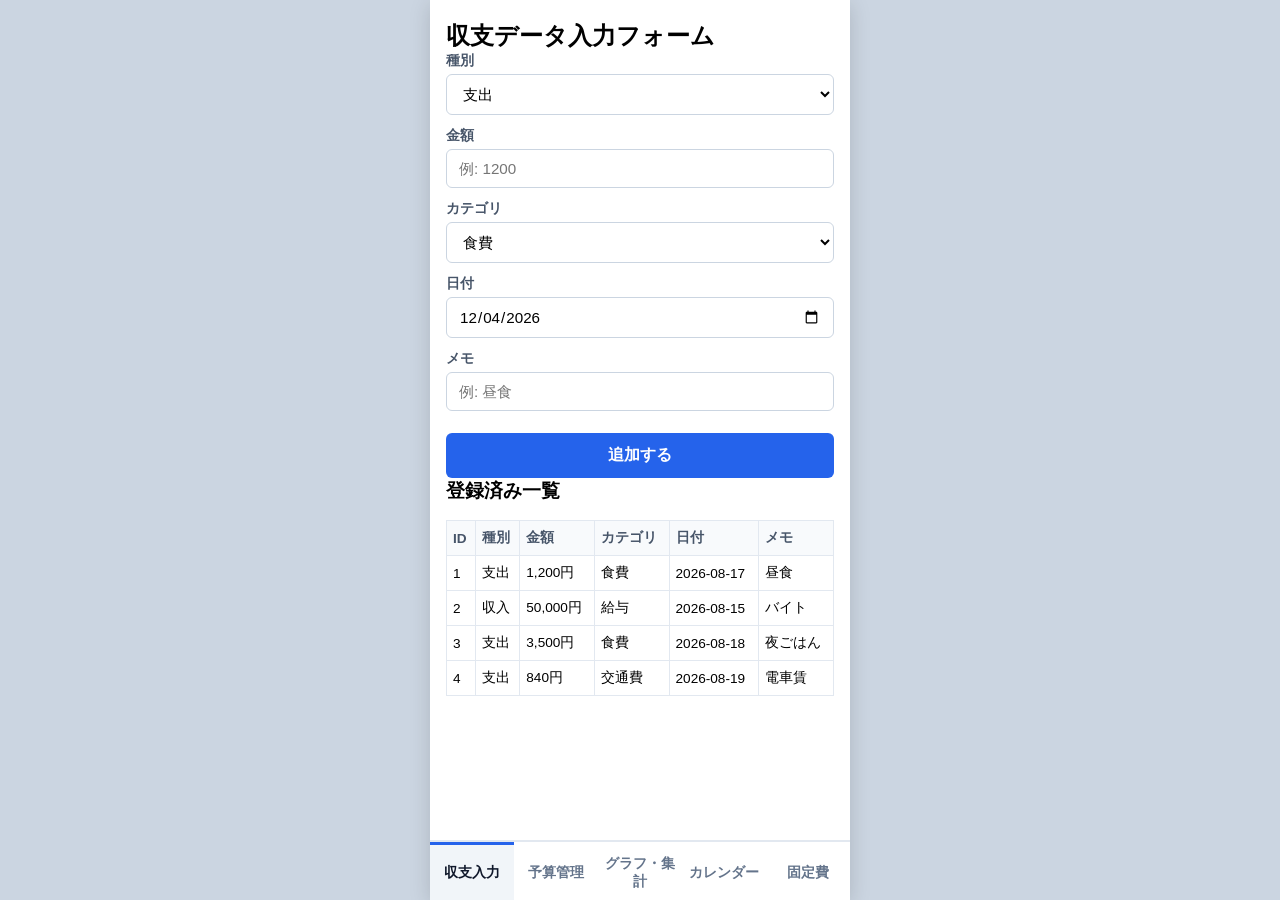
<file: index.html>
<!DOCTYPE html>
<html lang="ja">
<head>
  <meta charset="UTF-8">
  <meta name="viewport" content="width=device-width, initial-scale=1.0">
  <title>家計簿アプリ</title>
  <link rel="stylesheet" href="https://use.fontawesome.com/releases/v5.15.4/css/all.css">
  <link rel="stylesheet" href="style.css">
</head>
<body>

  <!-- 下部タブ切り替え用ラジオボタン -->
  <input type="radio" id="tab-input" name="nav-tab" checked>
  <input type="radio" id="tab-budget" name="nav-tab">
  <input type="radio" id="tab-graph" name="nav-tab" onchange="onGraphTabOpen()">
  <input type="radio" id="tab-calendar" name="nav-tab" onchange="renderCalendar(calYear, calMonth)">
  <input type="radio" id="tab-fixed" name="nav-tab">

  <nav class="app-nav">
    <label for="tab-input" class="nav-btn">収支入力</label>
    <label for="tab-budget" class="nav-btn">予算管理</label>
    <label for="tab-graph" class="nav-btn">グラフ・集計</label>
    <label for="tab-calendar" class="nav-btn">カレンダー</label>
    <label for="tab-fixed" class="nav-btn">固定費</label>
  </nav>

  <main class="app-container">
    
    <!-- 1. 収支入力 -->
    <section class="page-section section-input">
      <h2>収支データ入力フォーム</h2>
      <form id="transactionForm">
        <div class="form-group">
          <label for="type">種別</label>
          <select id="type" required>
            <option value="expense">支出</option>
            <option value="income">収入</option>
          </select>
        </div>
        <div class="form-group">
          <label for="amount">金額</label>
          <input type="number" id="amount" required min="1" placeholder="例: 1200">
        </div>
        <div class="form-group">
          <label for="category">カテゴリ</label>
          <select id="category">
            <option value="食費">食費</option>
            <option value="交通費">交通費</option>
            <option value="買い物">買い物</option>
            <option value="娯楽">娯楽</option>
            <option value="給与">給与</option>
            <option value="固定費">固定費</option>
            <option value="その他">その他</option>
          </select>
        </div>
        <div class="form-group">
          <label for="date">日付</label>
          <input type="date" id="date" required>
        </div>
        <div class="form-group">
          <label for="memo">メモ</label>
          <input type="text" id="memo" placeholder="例: 昼食">
        </div>
        <button type="submit">追加する</button>
      </form>
      <h3>登録済み一覧</h3>
      <table>
        <thead>
          <tr><th>ID</th><th>種別</th><th>金額</th><th>カテゴリ</th><th>日付</th><th>メモ</th></tr>
        </thead>
        <tbody id="transactionList"></tbody>
      </table>
    </section>

    <!-- 2. 予算管理 -->
    <section class="page-section section-budget">
      <div class="budget-container">
        <h2>月間予算管理</h2>
        <div class="control-panel">
          <div class="input-group">
            <label for="month-select">対象月</label>
            <input type="month" id="month-select" value="2026-08">
          </div>
          <div class="input-group">
            <label for="budget-input">今月の予算 (円)</label>
            <input type="number" id="budget-input" value="100000" step="1000">
          </div>
        </div>
        <div class="summary-cards">
          <div class="card"><span class="label">今月の予算</span><span class="amount" id="display-budget">¥0</span></div>
          <div class="card"><span class="label">今月の支出</span><span class="amount expense" id="display-expense">¥0</span></div>
          <div class="card"><span class="label">残額</span><span class="amount" id="display-remaining">¥0</span></div>
        </div>
        <div class="meter-section">
          <div class="meter-header">
            <span>予算使用率</span>
            <span id="meter-percentage">0%</span>
          </div>
          <div class="meter-bar-bg">
            <div class="meter-bar-fill" id="meter-fill"></div>
          </div>
        </div>
      </div>
    </section>

    <!-- 3. グラフ・集計 -->
    <section class="page-section section-graph">
      <div class="month-header">
        <button class="month-btn" onclick="changeMonth(-1)">◀</button>
        <div id="currentMonthHeader" class="month-title">----年--月</div>
        <button class="month-btn" onclick="changeMonth(1)">▶</button>
      </div>
      <div class="summary-section">
        <div class="summary-row">
          <div class="summary-box"><span class="summary-label">収入</span><span id="totalIncome" class="summary-amount plus">¥0</span></div>
          <div class="summary-box"><span class="summary-label">支出</span><span id="totalExpense" class="summary-amount minus">¥0</span></div>
        </div>
        <div class="summary-box full-width"><span class="summary-label">残高</span><span id="totalBalance" class="summary-amount">¥0</span></div>
      </div>
      <div class="category-section">
        <div class="tab-container">
          <button class="tab-button active" onclick="switchTab('income')">収入</button>
          <button class="tab-button" onclick="switchTab('expense')">支出</button>
        </div>
        <div class="chart-container">
          <canvas id="categoryChart" width="220" height="220"></canvas>
          <div id="chartLegend" class="chart-legend"></div>
        </div>
        <div id="incomeTabContent" class="tab-content active"><ul id="incomeCategoryList"></ul></div>
        <div id="expenseTabContent" class="tab-content"><ul id="expenseCategoryList"></ul></div>
      </div>
    </section>

    <!-- 4. カレンダー -->
    <section class="page-section section-calendar">
      <h1>家計簿カレンダー</h1>
      <div id="calendar"></div>
    </section>

    <!-- 5. 固定費 -->
    <section class="page-section section-fixed">
      <div class="budget-container fixed-cost-container">
        <form id="fixed-cost-form" class="fixed-cost-form" aria-labelledby="fixed-cost-title" novalidate>
          <div class="fixed-cost-form-heading">
            <h1 id="fixed-cost-title" class="fixed-cost-title">固定費設定</h1>
            <div class="fixed-cost-frequency-field">
              <label for="fixed-cost-frequency">頻度</label>
              <div class="fixed-cost-select-wrap"><select id="fixed-cost-frequency" name="frequency" required></select></div>
            </div>
          </div>
          <div class="fixed-cost-select-wrap fixed-cost-category-field">
            <label for="fixed-cost-category" class="fixed-cost-visually-hidden">カテゴリ</label>
            <select id="fixed-cost-category" name="category" required aria-describedby="fixed-cost-error">
              <option value="">カテゴリ</option>
            </select>
          </div>
          <div class="fixed-cost-amount-field">
            <label for="fixed-cost-amount" class="fixed-cost-visually-hidden">金額（円）</label>
            <input type="number" id="fixed-cost-amount" name="amount" placeholder="金額" min="1" step="1" inputmode="numeric" aria-describedby="fixed-cost-error" required>
            <span class="fixed-cost-currency" aria-hidden="true">円</span>
          </div>
          <p id="fixed-cost-error" class="fixed-cost-error" role="alert" aria-live="polite"></p>
          <button type="submit" id="fixed-cost-submit" class="fixed-cost-submit">追加</button>
        </form>
        <section class="fixed-cost-section" aria-labelledby="fixed-cost-list-title">
          <div class="fixed-cost-section-header">
            <h2 id="fixed-cost-list-title">固定費一覧</h2>
            <p class="fixed-cost-summary-label">登録金額の合計（頻度別）</p>
            <dl id="fixed-cost-totals" class="fixed-cost-totals" aria-live="polite"></dl>
          </div>
          <div id="fixed-cost-list" class="fixed-cost-list" role="region" aria-labelledby="fixed-cost-list-title" tabindex="0"></div>
        </section>
      </div>
    </section>

  </main>

  <script>
    // --- 共有データ ---
    let sampleTransactions = [
      { id: 1, type: "expense", amount: 1200, category: "食費", date: "2026-08-17", memo: "昼食" },
      { id: 2, type: "income", amount: 50000, category: "給与", date: "2026-08-15", memo: "バイト" },
      { id: 3, type: "expense", amount: 3500, category: "食費", date: "2026-08-18", memo: "夜ごはん" },
      { id: 4, type: "expense", amount: 840, category: "交通費", date: "2026-08-19", memo: "電車賃" }
    ];

    let currentTab = 'income';
    const colors = ['#4caf50', '#ff9800', '#2196f3', '#e91e63', '#9c27b0', '#00bcd4'];

    let currentYear = 2026;
    let currentMonth = 8;

    let calYear = currentYear;
    let calMonth = currentMonth;

    // --- 固定費データを取得して対象月の収支リスト（配列）を生成する共通ヘルパー ---
    function getAllTransactionsForMonth(year, month) {
      const list = [...sampleTransactions];

      if (window.fixedCosts && Array.isArray(window.fixedCosts)) {
        window.fixedCosts.forEach(item => {
          const freq = item.frequency;

          // --- 1. 「毎日」の場合：その月の日数分、日ごとにデータを作成 ---
          if (freq === 'daily' || freq === '毎日') {
            const daysInMonth = new Date(year, month, 0).getDate();
            for (let d = 1; d <= daysInMonth; d++) {
              const dayStr = String(d).padStart(2, '0');
              const dateStr = `${year}-${String(month).padStart(2, '0')}-${dayStr}`;
              
              list.push({
                id: `fixed_${item.id}_${d}`,
                type: 'expense',
                amount: item.amount,
                category: item.category || '固定費',
                date: dateStr,
                memo: '固定費 (毎日)'
              });
            }
          } 
          // --- 2. それ以外（毎週・毎月・毎年）は毎月1日にまとめて計上 ---
          else {
            const dateStr = `${year}-${String(month).padStart(2, '0')}-01`;
            let monthlyAmount = item.amount;

            if (freq === 'weekly' || freq === '毎週') {
              monthlyAmount = item.amount * 4;
            } else if (freq === 'yearly' || freq === '毎年') {
              monthlyAmount = Math.round(item.amount / 12);
            }

            list.push({
              id: 'fixed_' + item.id,
              type: 'expense',
              amount: monthlyAmount,
              category: item.category || '固定費',
              date: dateStr,
              memo: '固定費 (' + (item.frequencyName || freq || '月額') + ')'
            });
          }
        });
      }
      return list;
    }

    // --- 入力フォーム処理 ---
    if (document.getElementById('date')) {
      document.getElementById('date').valueAsDate = new Date();
    }

    if (document.getElementById('transactionForm')) {
      document.getElementById('transactionForm').addEventListener('submit', function(e) {
        e.preventDefault();
        const type = document.getElementById('type').value;
        const amount = Number(document.getElementById('amount').value);
        const category = document.getElementById('category').value;
        const date = document.getElementById('date').value;
        const memo = document.getElementById('memo').value;
        const nextId = sampleTransactions.length > 0 ? Math.max(...sampleTransactions.map(t => typeof t.id === 'number' ? t.id : 0)) + 1 : 1;
        
        sampleTransactions.push({ id: nextId, type, amount, category, date, memo });
        renderTable();
        refreshAllViews();
        document.getElementById('amount').value = '';
        document.getElementById('memo').value = '';
      });
    }

    function renderTable() {
      const tbody = document.getElementById('transactionList');
      if (!tbody) return;
      tbody.innerHTML = '';
      sampleTransactions.forEach(item => {
        const tr = document.createElement('tr');
        tr.innerHTML = `<td>${item.id}</td><td>${item.type === 'expense' ? '支出' : '収入'}</td><td>${item.amount.toLocaleString()}円</td><td>${item.category}</td><td>${item.date}</td><td>${item.memo}</td>`;
        tbody.appendChild(tr);
      });
    }

    function onGraphTabOpen() {
      setTimeout(() => {
        updateUI();
      }, 50);
    }

    function changeMonth(offset) {
      currentMonth += offset;
      if (currentMonth > 12) {
        currentMonth = 1;
        currentYear += 1;
      } else if (currentMonth < 1) {
        currentMonth = 12;
        currentYear -= 1;
      }
      refreshAllViews();
    }

    // 全体の更新を一括実行（固定費変更時にもこれを呼ぶ）
    function refreshAllViews() {
      updateUI();
      renderCalendar(calYear, calMonth);
    }

    // --- 画面表示更新（固定費連携・予算管理連動付き） ---
    function updateUI() {
      const header = document.getElementById('currentMonthHeader');
      if (!header) return;
      header.textContent = `${currentYear}年${currentMonth}月`;

      let totalIncome = 0;
      let totalExpense = 0;
      const incomeCategories = {};
      const expenseCategories = {};

      // 固定費を合算した全データから対象月の収支を計算
      const allTransactions = getAllTransactionsForMonth(currentYear, currentMonth);

      allTransactions.forEach(function(item) {
        const itemDate = new Date(item.date);
        const itemYear = itemDate.getFullYear();
        const itemMonth = itemDate.getMonth() + 1;

        if (itemYear === currentYear && itemMonth === currentMonth) {
          if (item.type === 'income') {
            totalIncome += item.amount;
            incomeCategories[item.category] = (incomeCategories[item.category] || 0) + item.amount;
          } else {
            totalExpense += item.amount;
            expenseCategories[item.category] = (expenseCategories[item.category] || 0) + item.amount;
          }
        }
      });

      const balance = totalIncome - totalExpense;

      if (document.getElementById('totalIncome')) {
        document.getElementById('totalIncome').textContent = '¥' + totalIncome.toLocaleString();
        document.getElementById('totalExpense').textContent = '¥' + totalExpense.toLocaleString();
            
        const balanceEl = document.getElementById('totalBalance');
        balanceEl.textContent = '¥' + balance.toLocaleString();
        balanceEl.className = balance >= 0 ? 'summary-amount plus' : 'summary-amount minus';

        const incomeListEl = document.getElementById('incomeCategoryList');
        incomeListEl.innerHTML = '';
        for (const category in incomeCategories) {
          const li = document.createElement('li');
          li.innerHTML = `<span>${category}</span> <strong>¥${incomeCategories[category].toLocaleString()}</strong>`;
          incomeListEl.appendChild(li);
        }

        const expenseListEl = document.getElementById('expenseCategoryList');
        expenseListEl.innerHTML = '';
        for (const category in expenseCategories) {
          const li = document.createElement('li');
          li.innerHTML = `<span>${category}</span> <strong>¥${expenseCategories[category].toLocaleString()}</strong>`;
          expenseListEl.appendChild(li);
        }

        const activeCategories = currentTab === 'income' ? incomeCategories : expenseCategories;
        drawLocalChart(activeCategories);
      }

      // 予算管理との連動
      const budgetInput = document.getElementById('budget-input');
      if (budgetInput) {
        const budget = Number(budgetInput.value) || 0;
        const remaining = budget - totalExpense;
        const percentage = budget > 0 ? Math.min(Math.round((totalExpense / budget) * 100), 100) : 0;

        document.getElementById('display-budget').textContent = '¥' + budget.toLocaleString();
        document.getElementById('display-expense').textContent = '¥' + totalExpense.toLocaleString();
        document.getElementById('display-remaining').textContent = '¥' + remaining.toLocaleString();

        document.getElementById('meter-percentage').textContent = percentage + '%';
        const fillEl = document.getElementById('meter-fill');
        if (fillEl) {
          fillEl.style.width = percentage + '%';
        }
      }
    }

    if (document.getElementById('budget-input')) {
      document.getElementById('budget-input').addEventListener('input', updateUI);
    }

    function drawLocalChart(categoriesData) {
      const canvas = document.getElementById('categoryChart');
      if (!canvas) return;
      const ctx = canvas.getContext('2d');
      const legendEl = document.getElementById('chartLegend');
      
      ctx.clearRect(0, 0, canvas.width, canvas.height);
      legendEl.innerHTML = '';

      const labels = Object.keys(categoriesData);
      const values = Object.values(categoriesData);
      const total = values.reduce((sum, val) => sum + val, 0);

      if (total === 0) {
        legendEl.innerHTML = '<span style="color:#94a3b8; font-size:0.85rem;">データがありません</span>';
        return;
      }

      const centerX = canvas.width / 2;
      const centerY = canvas.height / 2;
      const radius = Math.min(centerX, centerY) * 0.85;
      let startAngle = -Math.PI / 2;

      labels.forEach((label, index) => {
        const sliceAngle = (values[index] / total) * 2 * Math.PI;
        const color = colors[index % colors.length];

        ctx.fillStyle = color;
        ctx.beginPath();
        ctx.moveTo(centerX, centerY);
        ctx.arc(centerX, centerY, radius, startAngle, startAngle + sliceAngle);
        ctx.closePath();
        ctx.fill();

        ctx.strokeStyle = '#ffffff';
        ctx.lineWidth = 2;
        ctx.stroke();

        const percentage = ((values[index] / total) * 100).toFixed(0);
        const item = document.createElement('div');
        item.className = 'legend-item';
        item.innerHTML = `<span class="legend-color" style="background-color: ${color}"></span><span>${label} (${percentage}%)</span>`;
        legendEl.appendChild(item);

        startAngle += sliceAngle;
      });

      ctx.fillStyle = '#ffffff';
      ctx.beginPath();
      ctx.arc(centerX, centerY, radius * 0.55, 0, 2 * Math.PI);
      ctx.fill();
    }

    function switchTab(type) {
      currentTab = type;
      document.getElementById('incomeTabContent').classList.remove('active');
      document.getElementById('expenseTabContent').classList.remove('active');
      
      const buttons = document.querySelectorAll('.tab-button');
      buttons.forEach(btn => btn.classList.remove('active'));

      if (type === 'income') {
        document.getElementById('incomeTabContent').classList.add('active');
        buttons[0].classList.add('active');
      } else {
        document.getElementById('expenseTabContent').classList.add('active');
        buttons[1].classList.add('active');
      }

      updateUI();
    }

    // --- カレンダー描画（固定費合算） ---
    function renderCalendar(year, month) {
      const calendarEl = document.querySelector("#calendar");
      if (!calendarEl) return;

      const budgetData = {};
      const allTransactions = getAllTransactionsForMonth(year, month);

      allTransactions.forEach(item => {
        if (!item.date) return;
        const [y, m, d] = item.date.split('-').map(Number);
        const dateKey = `${y}-${m}-${d}`;
        
        if (!budgetData[dateKey]) {
          budgetData[dateKey] = { income: 0, expense: 0 };
        }
        if (item.type === 'income') {
          budgetData[dateKey].income += item.amount;
        } else {
          budgetData[dateKey].expense += item.amount;
        }
      });

      const firstDate = new Date(year, month - 1, 1);
      const firstDay = firstDate.getDay();
      const lastDate = new Date(year, month, 0);
      const lastDayCount = lastDate.getDate();

      let dayCount = 1;
      let createHtml = '';

      createHtml += '<div class="calendar-nav">';
      createHtml += '  <button id="prev">◀</button>';
      createHtml += '  <span id="calender-title">' + year + '/' + month + '</span>';
      createHtml += '  <button id="next">▶</button>';
      createHtml += '</div>';

      createHtml += '<table>';
      createHtml += '<tr>';

      const weeks = ['日','月','火','水','木','金','土'];
      for (let i = 0; i < weeks.length; i++){
        createHtml += '<td>' + weeks[i] + '</td>';
      }
      createHtml += '</tr>';

      for (let n = 0; n < 6; n++){
        if (dayCount > lastDayCount) break;
        createHtml += '<tr>';
        for (let d = 0; d < 7; d++){
          if (n === 0 && d < firstDay){
            createHtml += '<td></td>';
          } else if (dayCount > lastDayCount){
            createHtml += '<td></td>';
          } else {
            const dateKey = year + '-' + month + '-' + dayCount;
            let budgetHtml = '';

            if (budgetData[dateKey]) {
              const data = budgetData[dateKey];
              let innerHtml = ''; 

              if (data.income > 0) {
                innerHtml += '<span class="income">+' + data.income.toLocaleString() + '</span>';
              }
              if (data.expense > 0) {
                innerHtml += '<span class="expense">-' + data.expense.toLocaleString() + '</span>';
              }
              if (innerHtml !== '') {
                budgetHtml = '<div class="budget-box">' + innerHtml + '</div>';
              }
            }
            createHtml += '<td>' + dayCount + budgetHtml + '</td>';
            dayCount++;
          }
        }
        createHtml += '</tr>';
      }
      createHtml += '</table>';

      calendarEl.innerHTML = createHtml;
    }

    document.querySelector("#calendar").addEventListener("click", function(event) {
      if (event.target.id === 'prev') {
        calMonth--;
        if (calMonth < 1) {
          calMonth = 12;
          calYear--;
        }
        renderCalendar(calYear, calMonth);
      } else if (event.target.id === 'next') {
        calMonth++;
        if (calMonth > 12) {
          calMonth = 1;
          calYear++;
        }
        renderCalendar(calYear, calMonth);
      }
    });

    // 初期表示
    renderTable();
    refreshAllViews();
  </script>
  
  <script src="koteihi.js"></script>
</body>
</html>
</file>
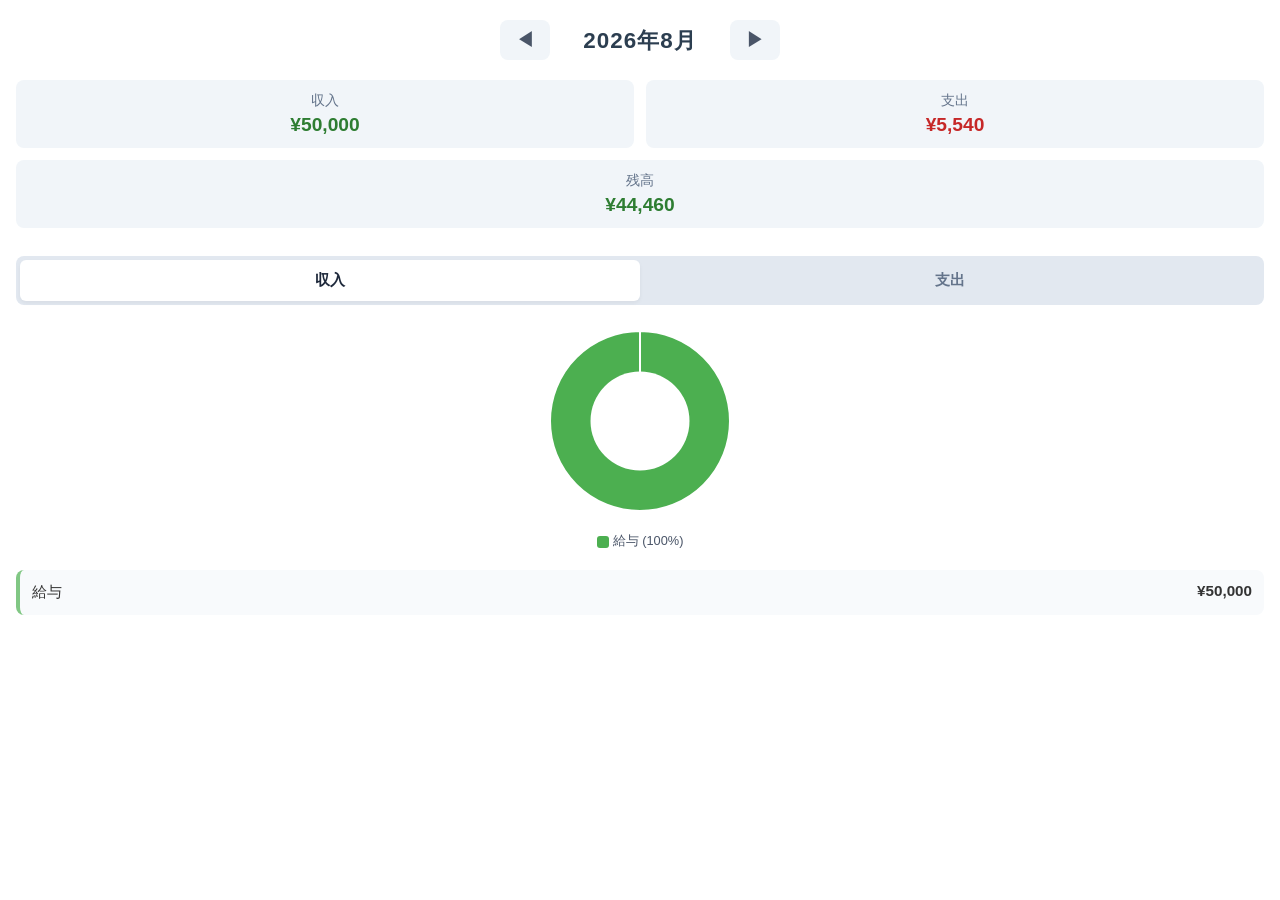
<file: graph.html>
<!DOCTYPE html>
<html lang="ja">
<head>
  <meta charset="UTF-8">
  <meta name="viewport" content="width=device-width, initial-scale=1.0">
  <title>家計簿</title>
  <style>
    body {
      font-family: -apple-system, BlinkMacSystemFont, "Segoe UI", Roboto, Helvetica, Arial, sans-serif;
      background-color: #ffffff;
      color: #333;
      margin: 0;
      padding: 16px;
    }

    .month-header {
      display: flex;
      justify-content: center;
      align-items: center;
      gap: 20px;
      margin-top: 4px;
      margin-bottom: 20px;
    }

    .month-title {
      font-size: 1.4rem;
      font-weight: bold;
      color: #2c3e50;
      letter-spacing: 1px;
      min-width: 140px;
      text-align: center;
    }

    .month-btn {
      border: none;
      background: #f1f5f9;
      color: #4a5568;
      font-size: 1.1rem;
      padding: 8px 16px;
      border-radius: 8px;
      cursor: pointer;
      font-weight: bold;
      transition: background 0.2s;
      -webkit-tap-highlight-color: transparent;
    }

    .month-btn:active {
      background: #e2e8f0;
    }

    .summary-section {
      margin-bottom: 24px;
    }

    .summary-row {
      display: flex;
      gap: 12px;
      margin-bottom: 12px;
    }

    .summary-box {
      flex: 1;
      background: #f1f5f9;
      padding: 12px;
      border-radius: 8px;
      text-align: center;
    }

    .summary-box.full-width {
      width: 100%;
      box-sizing: border-box;
    }

    .summary-label {
      font-size: 0.85rem;
      color: #64748b;
      margin-bottom: 4px;
      display: block;
    }

    .summary-amount {
      font-size: 1.2rem;
    }

    .plus {
      color: #2e7d32;
      font-weight: bold;
    }

    .minus {
      color: #c62828;
      font-weight: bold;
    }

    .category-section {
      padding-top: 4px;
    }

    .tab-container {
      display: flex;
      background-color: #e2e8f0;
      padding: 4px;
      border-radius: 8px;
      margin-bottom: 16px;
    }

    .tab-button {
      flex: 1;
      border: none;
      background: none;
      padding: 10px;
      font-size: 0.95rem;
      font-weight: bold;
      color: #64748b;
      cursor: pointer;
      border-radius: 6px;
      transition: all 0.2s ease;
      -webkit-tap-highlight-color: transparent;
    }

    .tab-button.active {
      background: #ffffff;
      color: #1e293b;
      box-shadow: 0 2px 4px rgba(0, 0, 0, 0.05);
    }

    .chart-container {
      display: flex;
      flex-direction: column;
      align-items: center;
      margin-bottom: 20px;
    }

    .chart-legend {
      display: flex;
      flex-wrap: wrap;
      justify-content: center;
      gap: 12px;
      margin-top: 12px;
      font-size: 0.8rem;
      color: #4a5568;
    }

    .legend-item {
      display: flex;
      align-items: center;
      gap: 4px;
    }

    .legend-color {
      width: 12px;
      height: 12px;
      border-radius: 3px;
      display: inline-block;
    }

    .tab-content {
      display: none;
    }
    .tab-content.active {
      display: block;
    }

    ul {
      list-style: none;
      padding: 0;
      margin: 0;
    }

    li {
      display: flex;
      justify-content: space-between;
      background: #f8fafc;
      padding: 12px;
      margin-bottom: 8px;
      border-radius: 8px;
      font-size: 0.95rem;
      border-left: 4px solid #cbd5e1;
    }

    #incomeCategoryList li {
      border-left-color: #81c784;
    }
    #expenseCategoryList li {
      border-left-color: #e57373;
    }
  </style>
</head>
<body>

  <div class="month-header">
    <button class="month-btn" onclick="changeMonth(-1)">◀</button>
    <div id="currentMonthHeader" class="month-title">----年--月</div>
    <button class="month-btn" onclick="changeMonth(1)">▶</button>
  </div>

  <div class="summary-section">
    <div class="summary-row">
      <div class="summary-box">
        <span class="summary-label">収入</span>
        <span id="totalIncome" class="summary-amount plus">¥0</span>
      </div>
      <div class="summary-box">
        <span class="summary-label">支出</span>
        <span id="totalExpense" class="summary-amount minus">¥0</span>
      </div>
    </div>
    <div class="summary-box full-width">
      <span class="summary-label">残高</span>
      <span id="totalBalance" class="summary-amount">¥0</span>
    </div>
  </div>

  <div class="category-section">
    <div class="tab-container">
      <button class="tab-button active" onclick="switchTab('income')">収入</button>
      <button class="tab-button" onclick="switchTab('expense')">支出</button>
    </div>

    <div class="chart-container">
      <canvas id="categoryChart" width="200" height="200"></canvas>
      <div id="chartLegend" class="chart-legend"></div>
    </div>

    <div id="incomeTabContent" class="tab-content active">
      <ul id="incomeCategoryList"></ul>
    </div>

    <div id="expenseTabContent" class="tab-content">
      <ul id="expenseCategoryList"></ul>
    </div>
  </div>

  <script>
    let sampleTransactions = [
      { id: 1, type: "expense", amount: 1200, category: "食費", date: "2026-08-17", memo: "昼食" },
      { id: 2, type: "income", amount: 50000, category: "給与", date: "2026-08-15", memo: "バイト" },
      { id: 3, type: "expense", amount: 3500, category: "食費", date: "2026-08-18", memo: "夜ごはん" },
      { id: 4, type: "expense", amount: 840, category: "交通費", date: "2026-08-19", memo: "電車賃" }
    ];

    let currentTab = 'income';
    const colors = ['#4caf50', '#ff9800', '#2196f3', '#e91e63', '#9c27b0', '#00bcd4'];

    const firstDate = new Date(sampleTransactions[0].date);
    let currentYear = firstDate.getFullYear();
    let currentMonth = firstDate.getMonth() + 1;

    function changeMonth(offset) {
      currentMonth += offset;
      if (currentMonth > 12) {
        currentMonth = 1;
        currentYear += 1;
      } else if (currentMonth < 1) {
        currentMonth = 12;
        currentYear -= 1;
      }
      updateUI();
    }

    function updateUI() {
      document.getElementById('currentMonthHeader').textContent = `${currentYear}年${currentMonth}月`;

      let totalIncome = 0;
      let totalExpense = 0;
      const incomeCategories = {};
      const expenseCategories = {};

      // データ集計
      sampleTransactions.forEach(function(item) {
        const itemDate = new Date(item.date);
        const itemYear = itemDate.getFullYear();
        const itemMonth = itemDate.getMonth() + 1;

        if (itemYear === currentYear && itemMonth === currentMonth) {
          if (item.type === 'income') {
            totalIncome += item.amount;
            if (!incomeCategories[item.category]){
              incomeCategories[item.category] = 0;
            }
            incomeCategories[item.category] += item.amount;
          } else {
            totalExpense += item.amount;
            if (!expenseCategories[item.category]) {
              expenseCategories[item.category] = 0;
            }
            expenseCategories[item.category] += item.amount;
          }
        }
      });

      const balance = totalIncome - totalExpense;

      // 各合計金額の表示更新
      document.getElementById('totalIncome').textContent = '¥' + totalIncome.toLocaleString();
      document.getElementById('totalExpense').textContent = '¥' + totalExpense.toLocaleString();
          
      const balanceEl = document.getElementById('totalBalance');
      balanceEl.textContent = '¥' + balance.toLocaleString();

      if (balance >= 0) {
        balanceEl.className = 'summary-amount plus';
      } else {
        balanceEl.className = 'summary-amount minus';
      }

      const incomeListEl = document.getElementById('incomeCategoryList');
      incomeListEl.innerHTML = '';
      for (const category in incomeCategories) {
        const li = document.createElement('li');
        li.innerHTML = `<span>${category}</span> <strong>¥${incomeCategories[category].toLocaleString()}</strong>`;
        incomeListEl.appendChild(li);
      }

      const expenseListEl = document.getElementById('expenseCategoryList');
      expenseListEl.innerHTML = '';
      for (const category in expenseCategories) {
        const li = document.createElement('li');
        li.innerHTML = `<span>${category}</span> <strong>¥${expenseCategories[category].toLocaleString()}</strong>`;
        expenseListEl.appendChild(li);
      }

      const activeCategories = currentTab === 'income' ? incomeCategories : expenseCategories;
      drawLocalChart(activeCategories);
    }

    function drawLocalChart(categoriesData) {
      const canvas = document.getElementById('categoryChart');
      const ctx = canvas.getContext('2d');
      const legendEl = document.getElementById('chartLegend');
      
      ctx.clearRect(0, 0, canvas.width, canvas.height);
      legendEl.innerHTML = '';

      const labels = Object.keys(categoriesData);
      const values = Object.values(categoriesData);
      const total = values.reduce((sum, val) => sum + val, 0);

      if (total === 0) return;

      const centerX = canvas.width / 2;
      const centerY = canvas.height / 2;
      const radius = Math.min(centerX, centerY) * 0.9;
      let startAngle = -Math.PI / 2;

      labels.forEach((label, index) => {
        const sliceAngle = (values[index] / total) * 2 * Math.PI;
        const color = colors[index % colors.length];

        ctx.fillStyle = color;
        ctx.beginPath();
        ctx.moveTo(centerX, centerY);
        ctx.arc(centerX, centerY, radius, startAngle, startAngle + sliceAngle);
        ctx.closePath();
        ctx.fill();

        ctx.strokeStyle = '#ffffff';
        ctx.lineWidth = 2;
        ctx.stroke();

        const percentage = ((values[index] / total) * 100).toFixed(0);
        const item = document.createElement('div');
        item.className = 'legend-item';
        item.innerHTML = `<span class="legend-color" style="background-color: ${color}"></span><span>${label} (${percentage}%)</span>`;
        legendEl.appendChild(item);

        startAngle += sliceAngle;
      });

      ctx.fillStyle = '#ffffff';
      ctx.beginPath();
      ctx.arc(centerX, centerY, radius * 0.55, 0, 2 * Math.PI);
      ctx.fill();
    }

    // タブ切り替え関数
    function switchTab(type) {
      currentTab = type;

      document.getElementById('incomeTabContent').classList.remove('active');
      document.getElementById('expenseTabContent').classList.remove('active');
      
      const buttons = document.querySelectorAll('.tab-button');
      buttons.forEach(btn => btn.classList.remove('active'));

      if (type === 'income') {
        document.getElementById('incomeTabContent').classList.add('active');
        buttons[0].classList.add('active');
      } else {
        document.getElementById('expenseTabContent').classList.add('active');
        buttons[1].classList.add('active');
      }

      updateUI();
    }

    updateUI();
  </script>
</body>
</html>
</file>
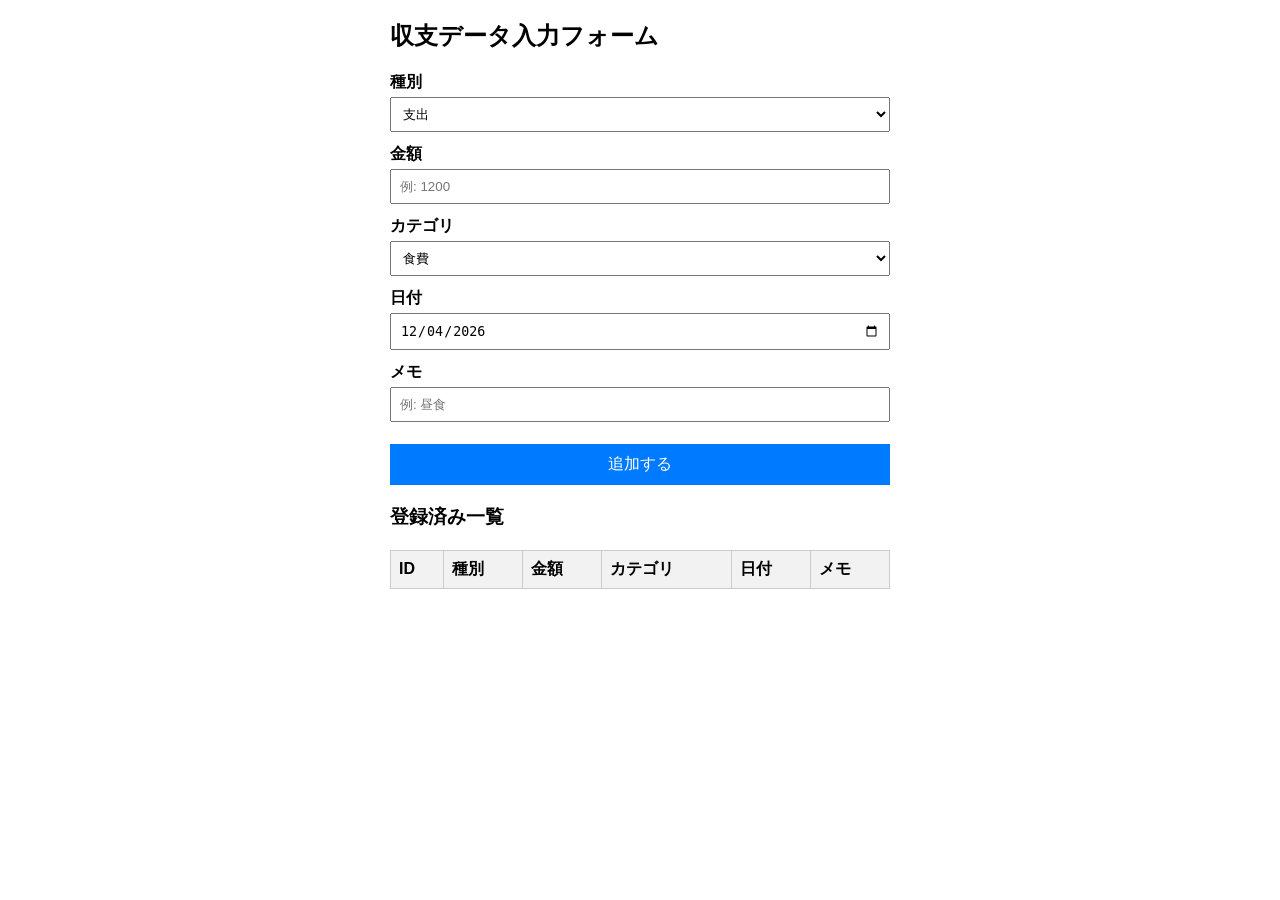
<file: input.html>
<!DOCTYPE html>
<html lang="ja">
<head>
  <meta charset="UTF-8">
  <title>収支データ入力フォーム</title>
  <style>
    body { font-family: sans-serif; max-width: 500px; margin: 20px auto; padding: 0 10px; }
    .form-group { margin-bottom: 12px; }
    label { display: block; margin-bottom: 4px; font-weight: bold; }
    input, select { width: 100%; padding: 8px; box-sizing: border-box; }
    button { width: 100%; padding: 10px; background-color: #007bff; color: white; border: none; cursor: pointer; font-size: 16px; margin-top: 10px; }
    button:hover { background-color: #0056b3; }
    table { width: 100%; border-collapse: collapse; margin-top: 20px; }
    th, td { border: 1px solid #ccc; padding: 8px; text-align: left; }
    th { background-color: #f2f2f2; }
  </style>
</head>
<body>

  <h2>収支データ入力フォーム</h2>

  <form id="transactionForm">
    <div class="form-group">
      <label for="type">種別</label>
      <select id="type" required>
        <option value="expense">支出</option>
        <option value="income">収入</option>
      </select>
    </div>

    <div class="form-group">
      <label for="amount">金額</label>
      <input type="number" id="amount" required min="1" placeholder="例: 1200">
    </div>

    <div class="form-group">
      <label for="category">カテゴリ</label>
      <select id="category">
        <option value="food">食費</option>
        <option value="transport">交通費</option>
        <option value="shopping">買い物</option>
        <option value="entertainment">娯楽</option>
        <option value="pay">給料</option>
        <option value="allowance">お小遣い</option>
        <option value="other">その他</option>
      </select>
    </div>
    
    <div class="form-group">
      <label for="date">日付</label>
      <input type="date" id="date" required>
    </div>

    <div class="form-group">
      <label for="memo">メモ</label>
      <input type="text" id="memo" placeholder="例: 昼食">
    </div>

    <button type="submit">追加する</button>
  </form>

  <h3>登録済み一覧</h3>
  <table>
    <thead>
      <tr>
        <th>ID</th>
        <th>種別</th>
        <th>金額</th>
        <th>カテゴリ</th>
        <th>日付</th>
        <th>メモ</th>
      </tr>
    </thead>
    <tbody id="transactionList">
      <!-- 入力したデータがここに追加されます -->
    </tbody>
  </table>

  <script>

    //英語を日本語に
    const categorynames = {
        food: '食費',
        transport: '交通費',
        shopping: '買い物',
        entertainment: '娯楽',
        pay: '給料',
        allowance: 'お小遣い',
        other: 'その他'
    };

    // データを保存する配列
    let transactions = [];

    // 日付入力の初期値として今日の日付を自動セット
    document.getElementById('date').valueAsDate = new Date();

    // ボタンを押したときの処理開始の合図
    document.getElementById('transactionForm').addEventListener('submit', handleFormSubmit);

    //ボタンが押されたときの処理
    function handleFormSubmit(e) {
           e.preventDefault(); // 画面のリロードを防止

      // 画面の入力値を取得
      const type = document.getElementById('type').value;
      const amount = Number(document.getElementById('amount').value);
      const category = document.getElementById('category').value;
      const date = document.getElementById('date').value;
      const memo = document.getElementById('memo').value;

      // IDの取得
      const nextId = transactions.length > 0 
        ? Math.max(...transactions.map(t => t.id)) + 1 
        : 1;

      // オブジェクトの作成
      const newTransaction = {
        id: nextId,
        type: type,
        amount: amount,
        category: category,
        date: date,
        memo: memo
      };

      // 配列に挿入
      transactions.push(newTransaction);

      // 一覧表を更新
      renderTable();

      // 入力フォームのクリア（日付と種別以外）
      document.getElementById('amount').value = '';
      document.getElementById('memo').value = '';
    }


    // 表を描画・更新する処理
    function renderTable() {
      const tbody = document.getElementById('transactionList');
      tbody.innerHTML = ''; // 一旦クリア

      transactions.forEach(item => {
        const tr = document.createElement('tr');
        tr.innerHTML = `
          <td>${item.id}</td>
          <td>${item.type === 'expense' ? '支出' : '収入'}</td>
          <td>${item.amount.toLocaleString()}円</td>
          <td>${categorynames[item.category]}</td>
          <td>${item.date}</td>
          <td>${item.memo}</td>
        `;
        tbody.appendChild(tr);
      });
    }
  </script>
</body>
</html>
</file>
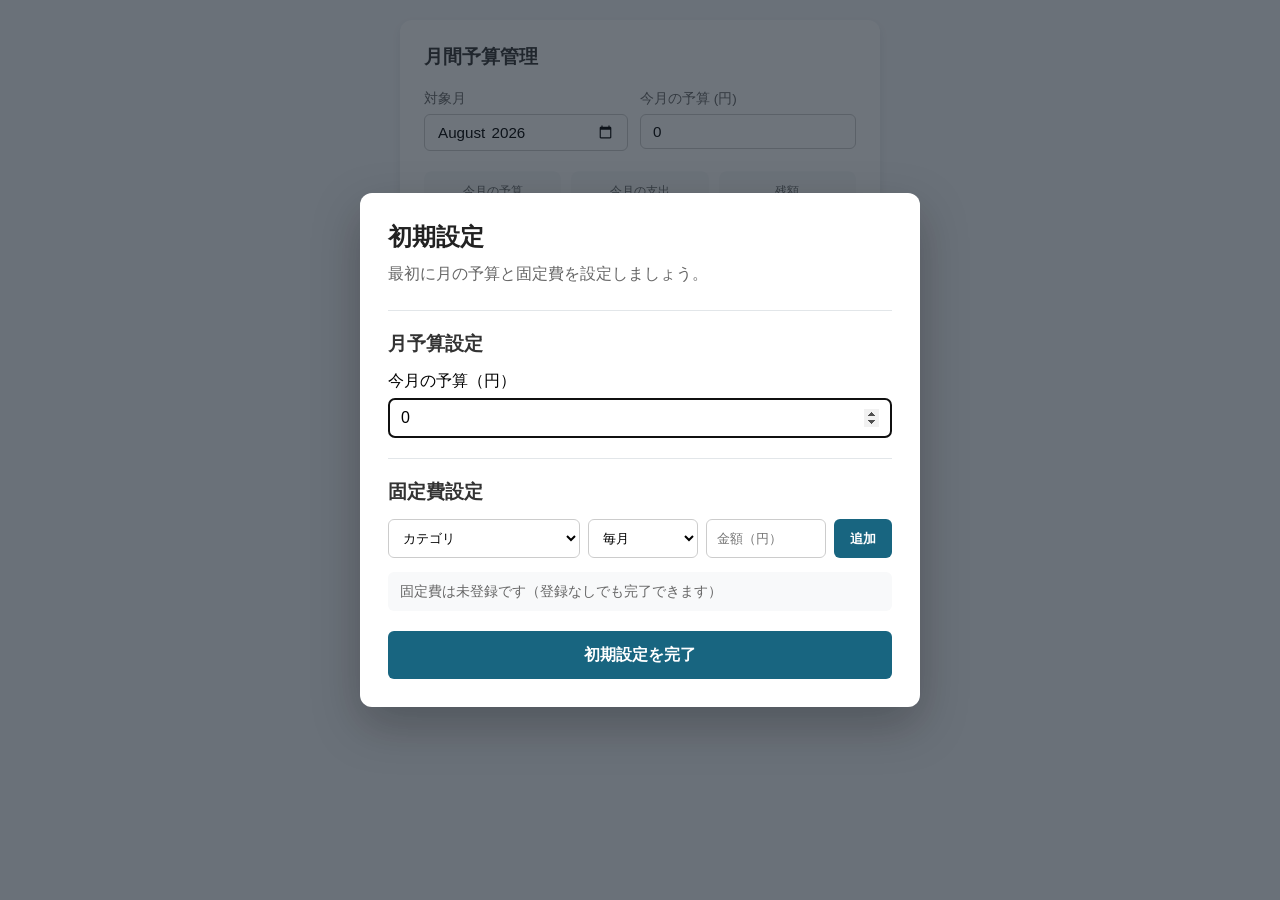
<file: kakeibo.html>
<!DOCTYPE html>
<html lang="ja">
<head>
  <meta charset="UTF-8">
  <title>家計簿 - 予算管理モジュール</title>
  <meta name="viewport" content="width=device-width, initial-scale=1.0">
  <link rel="stylesheet" href="kakeibo.css">
  <link rel="stylesheet" href="startup-modal.css">
</head>
<body>
  <div class="budget-container">
    <h2>月間予算管理</h2>

    <!-- 月選択と予算設定 -->
    <div class="control-panel">
      <div class="input-group">
        <label for="month-select">対象月</label>
        <input type="month" id="month-select" value="2026-08">
      </div>
      <div class="input-group">
        <label for="budget-input">今月の予算 (円)</label>
        <input type="number" id="budget-input" min="0" step="1" inputmode="numeric">
        <p id="budget-error" class="startup-error" role="alert"></p>
      </div>
    </div>

    <!-- 収支サマリー表示 -->
    <div class="summary-cards">
      <div class="card">
        <span class="label">今月の予算</span>
        <span class="amount" id="display-budget">¥0</span>
      </div>
      <div class="card">
        <span class="label">今月の支出</span>
        <span class="amount expense" id="display-expense">¥0</span>
      </div>
      <div class="card">
        <span class="label">残額</span>
        <span class="amount" id="display-remaining">¥0</span>
      </div>
    </div>

    <!-- 予算メーター -->
    <div class="meter-section">
      <div class="meter-header">
        <span>予算使用率</span>
        <span id="meter-percentage">0%</span>
      </div>
      <div class="meter-bar-bg">
        <div class="meter-bar-fill" id="meter-fill"></div>
      </div>
    </div>
  </div>

  <!-- 初期設定は独立ページにせず、通常画面を覆うモーダルとして配置する -->
  <div id="startup-modal" class="startup-modal" hidden>
    <section class="startup-modal-dialog" role="dialog" aria-modal="true" aria-labelledby="startup-title">
      <h1 id="startup-title">初期設定</h1>
      <p class="startup-modal-lead">最初に月の予算と固定費を設定しましょう。</p>

      <section class="startup-section" aria-labelledby="startup-budget-title">
        <h2 id="startup-budget-title">月予算設定</h2>
        <label class="startup-budget-field" for="startup-budget">
          今月の予算（円）
          <input type="number" id="startup-budget" min="0" step="1" inputmode="numeric" required>
        </label>
        <p id="startup-budget-error" class="startup-error" role="alert"></p>
      </section>

      <section class="startup-section" aria-labelledby="startup-fixed-cost-title">
        <h2 id="startup-fixed-cost-title">固定費設定</h2>
        <form id="startup-fixed-cost-form" class="startup-fixed-cost-form" novalidate>
          <select id="startup-fixed-cost-category" class="startup-category" required aria-label="カテゴリ">
            <option value="">カテゴリ</option>
          </select>
          <select id="startup-fixed-cost-frequency" required aria-label="頻度"></select>
          <input type="number" id="startup-fixed-cost-amount" min="1" step="1" inputmode="numeric" placeholder="金額（円）" required>
          <button type="submit" class="startup-add-button">追加</button>
        </form>
        <p id="startup-fixed-cost-error" class="startup-error" role="alert"></p>
        <ul id="startup-fixed-cost-list" class="startup-fixed-cost-list" aria-live="polite"></ul>
      </section>

      <button type="button" id="startup-complete" class="startup-complete-button">初期設定を完了</button>
    </section>
  </div>

  <script src="finance-storage.js"></script>
  <script src="budget.js"></script>
  <script src="startup-modal.js"></script>
</body>
</html>
</file>
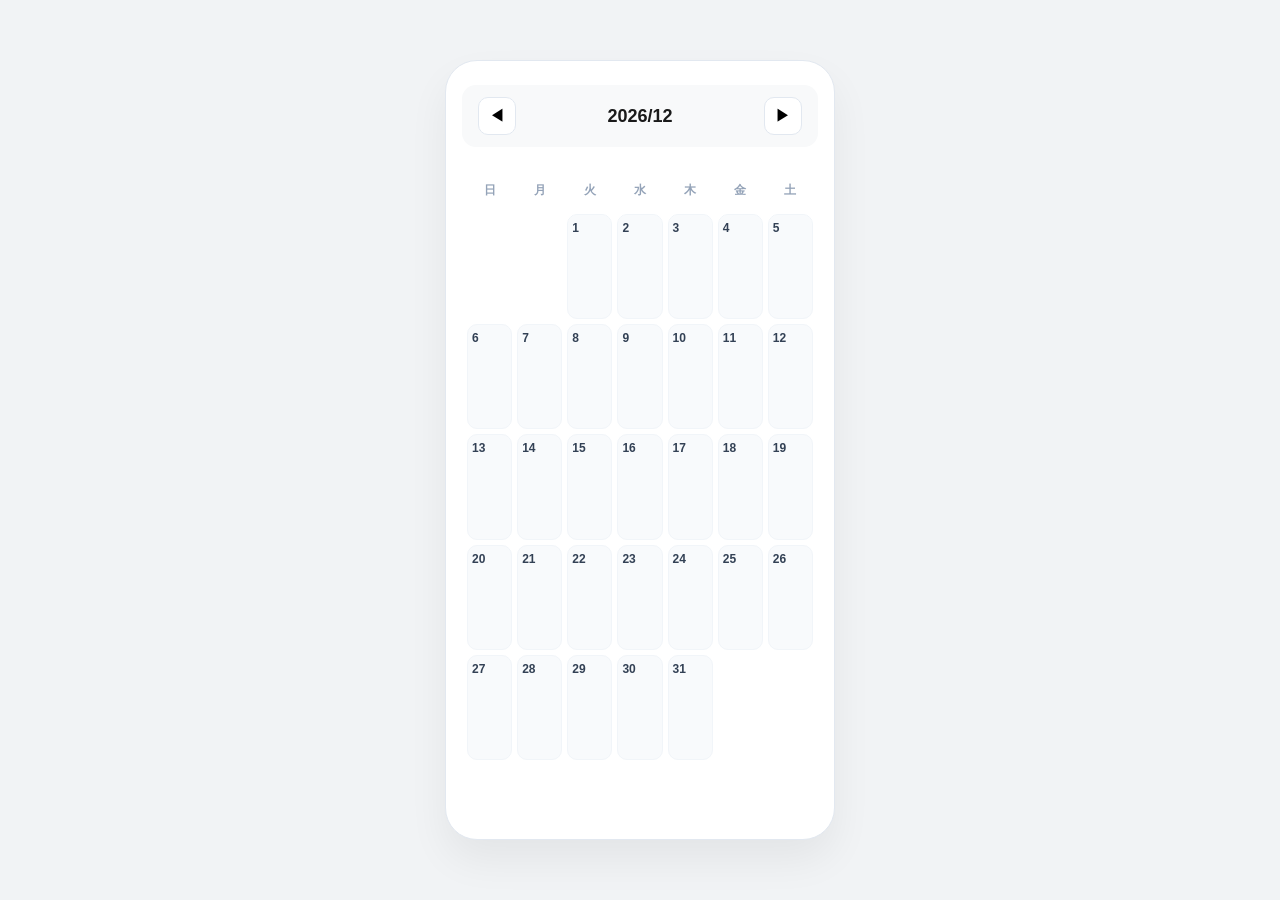
<file: karenda-.html>
<!DOCTYPE html>
<html lang="ja">
    <head>
        <meta charset="UTF-8">
        <link rel="stylesheet" href="karenda-.css">
        <link rel="stylesheet" href="https://use.fontawesome.com/releases/v5.15.4/css/all.css">
        <title>家計簿カレンダー</title>
    </head>
    <body>
        <div id="calendar"></div>
    </body>
    <script src="karenda-.js"></script>

</html>
</file>
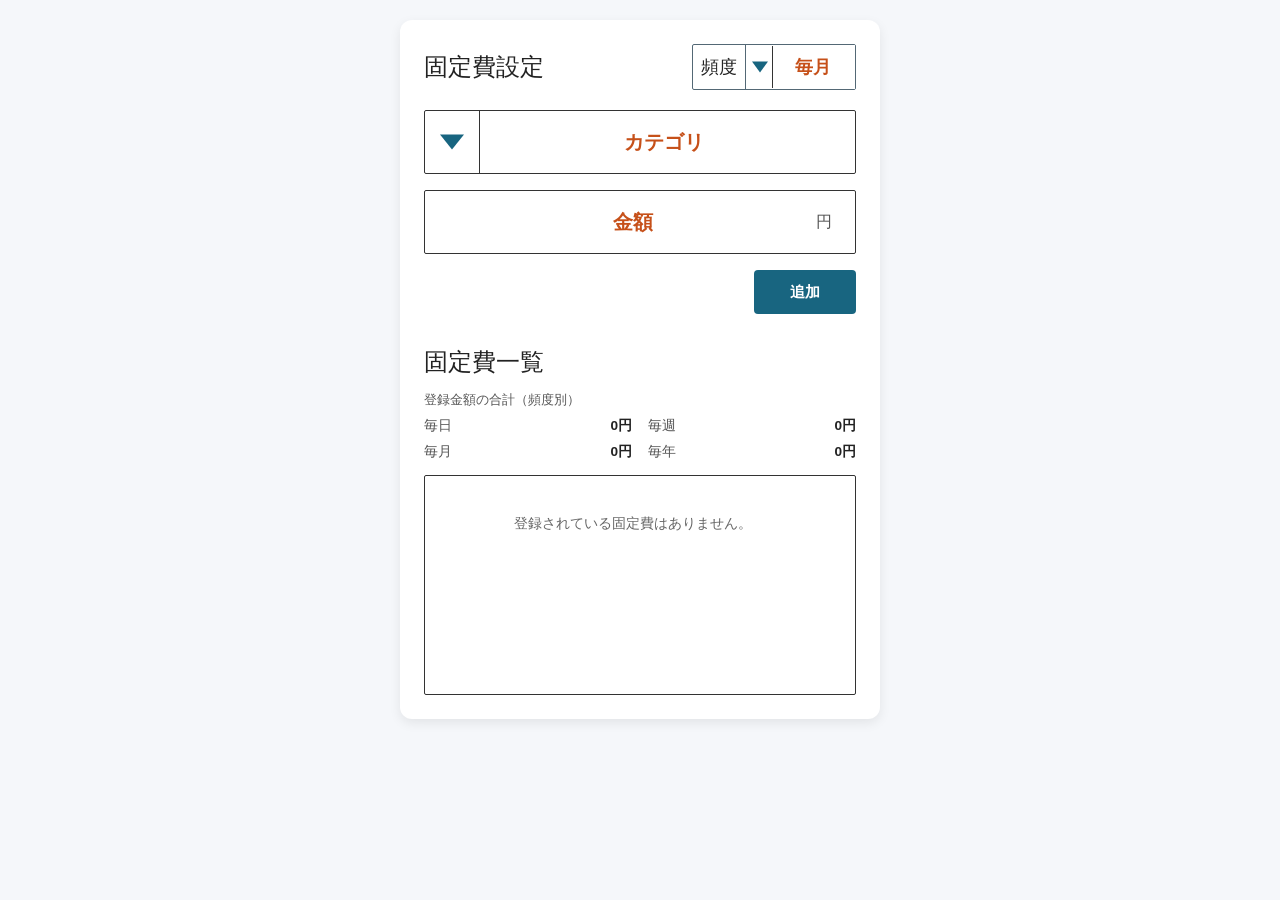
<file: koteihi.html>
<!DOCTYPE html>
<html lang="ja">

<head>
  <meta charset="UTF-8">
  <meta name="viewport" content="width=device-width, initial-scale=1.0">
  <title>家計簿 - 固定費設定</title>
  <!-- 共通の書式を読み込んでから、固定費画面専用のスタイルを適用する -->
  <link rel="stylesheet" href="kakeibo.css">
  <link rel="stylesheet" href="koteihi.css">
</head>
<body>
  <main class="budget-container fixed-cost-container">
    <!-- 固定費の登録・編集フォーム -->
    <form id="fixed-cost-form" class="fixed-cost-form" aria-labelledby="fixed-cost-title" novalidate>
      <div class="fixed-cost-form-heading">
        <h1 id="fixed-cost-title" class="fixed-cost-title">固定費設定</h1>
        <div class="fixed-cost-frequency-field">
          <label for="fixed-cost-frequency">頻度</label>
          <div class="fixed-cost-select-wrap">
            <select id="fixed-cost-frequency" name="frequency" required>
              <!-- 選択肢は koteihi.js の FIXED_COST_FREQUENCIES で管理 -->
            </select>
          </div>
        </div>
      </div>

      <div class="fixed-cost-select-wrap fixed-cost-category-field">
        <label for="fixed-cost-category" class="fixed-cost-visually-hidden">カテゴリ</label>
        <select id="fixed-cost-category" name="category" required aria-describedby="fixed-cost-error">
          <option value="">カテゴリ</option>
          <!-- 別ページとの連携方法・初期カテゴリの編集箇所は koteihi.js に記載 -->
        </select>
      </div>

      <div class="fixed-cost-amount-field">
        <label for="fixed-cost-amount" class="fixed-cost-visually-hidden">金額（円）</label>
        <input
          type="number"
          id="fixed-cost-amount"
          name="amount"
          placeholder="金額"
          min="1"
          step="1"
          inputmode="numeric"
          aria-describedby="fixed-cost-error"
          required
        >
        <span class="fixed-cost-currency" aria-hidden="true">円</span>
      </div>

      <p id="fixed-cost-error" class="fixed-cost-error" role="alert" aria-live="polite"></p>
      <button type="submit" id="fixed-cost-submit" class="fixed-cost-submit">追加</button>
    </form>

    <!-- 異なる頻度を月額換算せず、頻度ごとに合計する -->
    <section class="fixed-cost-section" aria-labelledby="fixed-cost-list-title">
      <div class="fixed-cost-section-header">
        <h2 id="fixed-cost-list-title">固定費一覧</h2>
        <p class="fixed-cost-summary-label">登録金額の合計（頻度別）</p>
        <dl id="fixed-cost-totals" class="fixed-cost-totals" aria-live="polite"></dl>
      </div>

      <div id="fixed-cost-list" class="fixed-cost-list" role="region" aria-labelledby="fixed-cost-list-title" tabindex="0"></div>
    </section>
  </main>

  <script src="finance-storage.js"></script>
  <script src="koteihi.js"></script>
</body>
</html>
</file>
<file: style.css>
/* ==================================================
   1. 基本リセット & アプリ全体レイアウト
   ================================================== */
* {
  box-sizing: border-box;
  margin: 0;
  padding: 0;
  font-family: -apple-system, BlinkMacSystemFont, "Segoe UI", Roboto, Helvetica, Arial, sans-serif;
}

body {
  background-color: #cbd5e1;
  display: flex;
  justify-content: center;
  align-items: center;
  min-height: 100vh;
  padding: 0;
}

/* メインコンテンツ表示エリア */
.app-container {
  width: 100%;
  max-width: 420px;
  min-height: 100vh;
  background: #ffffff;
  padding: 20px 16px 80px 16px;
  box-shadow: 0 4px 20px rgba(0, 0, 0, 0.15);
  position: relative;
  overflow-y: auto;
}

/* ==================================================
   2. 下部固定タブナビゲーション (ラジオボタン切替)
   ================================================== */
input[name="nav-tab"] {
  display: none !important;
}

.app-nav {
  position: fixed;
  bottom: 0;
  left: 50%;
  transform: translateX(-50%);
  width: 100%;
  max-width: 420px;
  height: 60px;
  background-color: #ffffff;
  border-top: 2px solid #e2e8f0;
  display: flex;
  justify-content: space-around;
  align-items: center;
  z-index: 9999;
}

.nav-btn {
  flex: 1;
  height: 100%;
  display: flex;
  justify-content: center;
  align-items: center;
  font-size: 0.85rem;
  font-weight: bold;
  color: #64748b;
  cursor: pointer;
  text-align: center;
  padding: 0 2px;
  border-top: 3px solid transparent;
  transition: all 0.2s ease;
  user-select: none;
  -webkit-tap-highlight-color: transparent;
}

.nav-btn:hover {
  color: #0f172a;
  background-color: #f8fafc;
}

.page-section {
  display: none !important;
}

#tab-input:checked ~ .app-container .section-input,
#tab-budget:checked ~ .app-container .section-budget,
#tab-graph:checked ~ .app-container .section-graph,
#tab-calendar:checked ~ .app-container .section-calendar,
#tab-fixed:checked ~ .app-container .section-fixed {
  display: block !important;
}

#tab-input:checked ~ .app-nav label[for="tab-input"],
#tab-budget:checked ~ .app-nav label[for="tab-budget"],
#tab-graph:checked ~ .app-nav label[for="tab-graph"],
#tab-calendar:checked ~ .app-nav label[for="tab-calendar"],
#tab-fixed:checked ~ .app-nav label[for="tab-fixed"] {
  color: #0f172a;
  font-weight: bold;
  border-top-color: #2563eb;
  background-color: #f1f5f9;
}

/* ==================================================
   3-1. 収支データ入力 (section-input)
   ================================================== */
.section-input .form-group {
  margin-bottom: 12px;
}

.section-input label {
  display: block;
  font-size: 0.85rem;
  font-weight: bold;
  color: #475569;
  margin-bottom: 4px;
}

.section-input input,
.section-input select {
  width: 100%;
  padding: 10px 12px;
  border: 1px solid #cbd5e1;
  border-radius: 6px;
  font-size: 0.95rem;
  background-color: #fff;
}

.section-input button[type="submit"] {
  width: 100%;
  padding: 12px;
  background-color: #2563eb;
  color: #ffffff;
  border: none;
  border-radius: 6px;
  font-size: 1rem;
  font-weight: bold;
  cursor: pointer;
  margin-top: 10px;
  transition: background-color 0.2s;
}

.section-input button[type="submit"]:hover {
  background-color: #1d4ed8;
}

.section-input table {
  width: 100%;
  border-collapse: collapse;
  margin-top: 16px;
  font-size: 0.85rem;
}

.section-input th,
.section-input td {
  border: 1px solid #e2e8f0;
  padding: 8px 6px;
  text-align: left;
}

.section-input th {
  background-color: #f8fafc;
  color: #475569;
}

/* ==================================================
   3-2. 予算管理 (section-budget)
   ================================================== */
.budget-container {
  width: 100%;
}

.control-panel {
  display: flex;
  gap: 12px;
  margin-bottom: 20px;
}

.input-group {
  flex: 1;
  display: flex;
  flex-direction: column;
  gap: 6px;
}

.input-group label {
  font-size: 0.85rem;
  color: #666;
}

.input-group input {
  padding: 8px 12px;
  border: 1px solid #ccc;
  border-radius: 6px;
  font-size: 0.95rem;
}

.summary-cards {
  display: grid;
  grid-template-columns: repeat(3, 1fr);
  gap: 10px;
  margin-bottom: 24px;
}

.card {
  background: #f8f9fa;
  padding: 12px 8px;
  border-radius: 8px;
  text-align: center;
}

.card .label {
  display: block;
  font-size: 0.75rem;
  color: #666;
  margin-bottom: 4px;
}

.card .amount {
  font-size: 1.05rem;
  font-weight: bold;
  color: #2b2b2b;
}

.card .amount.expense {
  color: #e53e3e;
}

.meter-section {
  display: flex;
  flex-direction: column;
  gap: 8px;
}

.meter-header {
  display: flex;
  justify-content: space-between;
  font-size: 0.85rem;
  color: #555;
  font-weight: bold;
}

.meter-bar-bg {
  width: 100%;
  height: 16px;
  background-color: #edf2f7;
  border-radius: 8px;
  overflow: hidden;
}

.meter-bar-fill {
  height: 100%;
  width: 0%;
  background-color: #3182ce;
  border-radius: 8px;
  transition: width 0.4s ease, background-color 0.3s ease;
}

.meter-bar-fill.warning { background-color: #dd6b20; }
.meter-bar-fill.danger { background-color: #e53e3e; }

/* ==================================================
   3-3. グラフ・集計 (section-graph)
   ================================================== */
.month-header {
  display: flex;
  justify-content: center;
  align-items: center;
  gap: 20px;
  margin-top: 4px;
  margin-bottom: 20px;
}

.month-title {
  font-size: 1.4rem;
  font-weight: bold;
  color: #2c3e50;
  letter-spacing: 1px;
  min-width: 140px;
  text-align: center;
}

.month-btn {
  border: none;
  background: #f1f5f9;
  color: #4a5568;
  font-size: 1.1rem;
  padding: 8px 16px;
  border-radius: 8px;
  cursor: pointer;
  font-weight: bold;
  transition: background 0.2s;
  -webkit-tap-highlight-color: transparent;
}

.month-btn:active {
  background: #e2e8f0;
}

.summary-section {
  margin-bottom: 24px;
}

.summary-row {
  display: flex;
  gap: 12px;
  margin-bottom: 12px;
}

.summary-box {
  flex: 1;
  background: #f1f5f9;
  padding: 12px;
  border-radius: 8px;
  text-align: center;
}

.summary-box.full-width {
  width: 100%;
  box-sizing: border-box;
}

.summary-label {
  font-size: 0.85rem;
  color: #64748b;
  margin-bottom: 4px;
  display: block;
}

.summary-amount {
  font-size: 1.2rem;
}

.plus { color: #2e7d32; font-weight: bold; }
.minus { color: #c62828; font-weight: bold; }

.category-section {
  padding-top: 4px;
}

.tab-container {
  display: flex;
  background-color: #e2e8f0;
  padding: 4px;
  border-radius: 8px;
  margin-bottom: 16px;
}

.tab-button {
  flex: 1;
  border: none;
  background: none;
  padding: 10px;
  font-size: 0.95rem;
  font-weight: bold;
  color: #64748b;
  cursor: pointer;
  border-radius: 6px;
  transition: all 0.2s ease;
  -webkit-tap-highlight-color: transparent;
}

.tab-button.active {
  background: #ffffff;
  color: #1e293b;
  box-shadow: 0 2px 4px rgba(0, 0, 0, 0.05);
}

.chart-container {
  display: flex;
  flex-direction: column;
  align-items: center;
  margin-bottom: 20px;
}

.chart-legend {
  display: flex;
  flex-wrap: wrap;
  justify-content: center;
  gap: 12px;
  margin-top: 12px;
  font-size: 0.8rem;
  color: #4a5568;
}

.legend-item {
  display: flex;
  align-items: center;
  gap: 4px;
}

.legend-color {
  width: 12px;
  height: 12px;
  border-radius: 3px;
  display: inline-block;
}

.tab-content { display: none; }
.tab-content.active { display: block; }

.section-graph ul {
  list-style: none;
  padding: 0;
  margin: 0;
}

.section-graph li {
  display: flex;
  justify-content: space-between;
  background: #f8fafc;
  padding: 12px;
  margin-bottom: 8px;
  border-radius: 8px;
  font-size: 0.95rem;
  border-left: 4px solid #cbd5e1;
}

#incomeCategoryList li { border-left-color: #81c784; }
#expenseCategoryList li { border-left-color: #e57373; }

/* ==================================================
   3-4. 固定費設定 (section-fixed)
   ================================================== */
.fixed-cost-container {
  --fixed-cost-accent: #c65019;
  --fixed-cost-arrow: #186580;
  display: flex;
  flex-direction: column;
  gap: 24px;
}

.fixed-cost-title {
  font-size: 1.3rem;
  font-weight: 500;
  color: #222;
  white-space: nowrap;
}

.fixed-cost-form {
  display: flex;
  flex-direction: column;
  gap: 12px;
}

.fixed-cost-form-heading {
  display: flex;
  flex-wrap: wrap;
  align-items: center;
  justify-content: space-between;
  gap: 12px;
}

.fixed-cost-frequency-field {
  display: flex;
  align-items: center;
  border: 1px solid #536875;
  border-radius: 2px;
}

.fixed-cost-frequency-field > label {
  padding: 6px;
  color: #222;
  font-size: 0.95rem;
  white-space: nowrap;
}

.fixed-cost-select-wrap {
  position: relative;
  min-width: 0;
}

.fixed-cost-select-wrap::before {
  content: "";
  position: absolute;
  top: 1px;
  bottom: 1px;
  left: 1px;
  width: 40px;
  border-right: 1px solid #333;
  pointer-events: none;
}

.fixed-cost-select-wrap::after {
  content: "";
  position: absolute;
  top: 50%;
  left: 12px;
  border-top: 12px solid var(--fixed-cost-arrow);
  border-left: 9px solid transparent;
  border-right: 9px solid transparent;
  transform: translateY(-50%);
  pointer-events: none;
}

.fixed-cost-form select,
.fixed-cost-amount-field input {
  width: 100%;
  min-width: 0;
  min-height: 48px;
  border: 1px solid #333;
  border-radius: 2px;
  background: #fff;
  color: var(--fixed-cost-accent);
  font-size: 1.1rem;
  font-weight: 600;
  text-align: center;
}

.fixed-cost-form select {
  appearance: none;
  padding: 10px 12px 10px 48px;
  text-align-last: center;
  cursor: pointer;
}

.fixed-cost-frequency-field .fixed-cost-select-wrap {
  width: 90px;
}

.fixed-cost-frequency-field select {
  min-height: 38px;
  border: 0;
  border-left: 1px solid #536875;
  border-radius: 0;
  padding: 4px 6px 4px 24px;
  font-size: 0.95rem;
}

.fixed-cost-frequency-field .fixed-cost-select-wrap::before { width: 20px; }
.fixed-cost-frequency-field .fixed-cost-select-wrap::after {
  left: 5px;
  border-top-width: 8px;
  border-left-width: 6px;
  border-right-width: 6px;
}

.fixed-cost-amount-field { position: relative; }
.fixed-cost-amount-field input { padding: 10px 40px; }

.fixed-cost-amount-field input::placeholder {
  color: var(--fixed-cost-accent);
  opacity: 1;
}

.fixed-cost-currency {
  position: absolute;
  top: 50%;
  right: 16px;
  color: #555;
  transform: translateY(-50%);
  pointer-events: none;
}

.fixed-cost-visually-hidden {
  position: absolute;
  width: 1px;
  height: 1px;
  padding: 0;
  margin: -1px;
  overflow: hidden;
  clip-path: inset(50%);
  white-space: nowrap;
  border: 0;
}

.fixed-cost-error { color: #b42318; font-size: 0.85rem; }
.fixed-cost-error:empty { display: none; }

.fixed-cost-submit {
  align-self: flex-end;
  min-height: 40px;
  padding: 8px 24px;
  border: 0;
  border-radius: 4px;
  background: var(--fixed-cost-arrow);
  color: #fff;
  font-size: 0.9rem;
  font-weight: bold;
  cursor: pointer;
}

.fixed-cost-submit:hover { background: #104c62; }

.fixed-cost-totals {
  display: grid;
  grid-template-columns: repeat(2, minmax(0, 1fr));
  gap: 8px 16px;
  font-size: 0.85rem;
}

.fixed-cost-totals > div {
  display: flex;
  justify-content: space-between;
}

.fixed-cost-list {
  min-height: 180px;
  max-height: 320px;
  overflow-y: auto;
  padding: 0 12px;
  border: 1px solid #333;
  border-radius: 2px;
}

.fixed-cost-item {
  padding: 12px 0;
  background: #fff;
}

.fixed-cost-item + .fixed-cost-item {
  border-top: 1px solid #e2e6e9;
}

.fixed-cost-details {
  color: var(--fixed-cost-accent);
  font-size: 0.95rem;
}

.fixed-cost-actions {
  display: flex;
  justify-content: flex-end;
  gap: 8px;
  margin-top: 6px;
}

.fixed-cost-button {
  min-height: 32px;
  padding: 4px 10px;
  border: 1px solid transparent;
  border-radius: 4px;
  background: #fff;
  font-size: 0.8rem;
  cursor: pointer;
}

.fixed-cost-edit {
  border-color: var(--fixed-cost-arrow);
  color: var(--fixed-cost-arrow);
}

.fixed-cost-delete {
  border-color: #b42318;
  color: #b42318;
}

/* ==================================================
   4. レスポンシブ調整
   ================================================== */
@media (max-width: 420px) {
  .app-container {
    box-shadow: none;
  }
}

/* ── カレンダーを「完全スマホサイズ」に固定する設定 ── */
.section-calendar {
    display: flex;
    flex-direction: column;
    align-items: center;
    justify-content: center;
}

#calendar {
    width: 390px;           /* ★一般的なスマホ（iPhoneなど）の横幅にガッチリ固定 */
    height: 780px;          /* ★スマホの縦長比率（約1:2）にガッチリ固定 */
    background-color: #ffffff;
    padding: 24px 16px;
    box-sizing: border-box;
    
    /* パソコン画面で浮き上がって見えるような綺麗な影と角丸 */
    border: 1px solid #e2e8f0;
    border-radius: 32px;    /* スマホの端末ケースのような丸み */
    box-shadow: 0 20px 40px rgba(0, 0, 0, 0.06); 
    
    /* 中身を縦並びにして、きれいに収める */
    display: flex;
    flex-direction: column;
    overflow: hidden;       /* はみ出た部分を非表示に */
    margin: 0 auto;
}

/* ── 上部ナビゲーション（ボタンと年月） ── */
.calendar-nav {
    display: flex;
    justify-content: space-between;
    align-items: center;
    margin-bottom: 20px;
    background-color: #f8f9fa;
    padding: 12px 16px;
    border-radius: 14px;
}
#calender-title {
    font-size: 18px;
    font-weight: bold;
    color: #1a1a1a;
}
.calendar-nav button {
    background-color: #ffffff;
    border: 1px solid #e2e8f0;
    border-radius: 10px;
    width: 38px;
    height: 38px;
    font-size: 16px;
    cursor: pointer;
    display: flex;
    align-items: center;
    justify-content: center;
    transition: all 0.2s;
}
.calendar-nav button:active {
    background-color: #e2e8f0;
    transform: scale(0.95);
}

/* ── カレンダーの表（テーブル） ── */
#calendar table {
    width: 100%;
    border-collapse: separate;
    border-spacing: 5px; /* マス同士のすき間を少し広げてスタイリッシュに */
    flex-grow: 1;        /* スマホの縦の長さに合わせてテーブルを自動で伸ばす */
}

/* 曜日の行 */
#calendar tr:first-child td {
    background-color: transparent;
    font-weight: bold;
    color: #94a3b8;
    height: 25px;
    vertical-align: middle;
    text-align: center;
    border: none;
    font-size: 12px;
}

/* 日付のマス */
#calendar td {
    width: 14.28%;
    vertical-align: top;
    padding: 6px 4px;
    font-size: 12px;
    font-weight: 600;
    color: #334155;
    background-color: #f8fafc; /* マスの背景を優しい白に */
    border: 1px solid #f1f5f9;
    border-radius: 10px;       /* マスも角丸にして優しく */
}

/* データがない空白のマスは目立たないように透明化 */
#calendar table tr:not(:first-child) td:empty {
    background-color: transparent;
    border: none;
}

/* ── 収支データの表示部分 ── */
.budget-box {
    display: flex;
    flex-direction: column;
    gap: 2px;
    margin-top: 4px;
}
.budget-box span {
    display: block;
    font-size: 9px;
    font-weight: bold;
    white-space: nowrap;
    overflow: hidden;
    text-overflow: ellipsis;
    padding: 2px 0;
    border-radius: 4px;
    text-align: center;
}
.income {
    color: #2b78e4;
    background-color: #e8f0fe; /* 収入：薄い青 */
}
.expense {
    color: #e03e2d;
    background-color: #fce8e6; /* 支出：薄い赤 */
}
</file>
<file: kakeibo.css>
* {
  box-sizing: border-box;
  margin: 0;
  padding: 0;
  font-family: sans-serif;
}

body {
  background-color: #f5f7fa;
  padding: 20px;
  display: flex;
  justify-content: center;
}

.budget-container {
  background: #ffffff;
  padding: 24px;
  border-radius: 12px;
  box-shadow: 0 4px 12px rgba(0, 0, 0, 0.08);
  width: 100%;
  max-width: 480px;
}

h2 {
  font-size: 1.2rem;
  color: #333;
  margin-bottom: 20px;
}

.control-panel {
  display: flex;
  gap: 12px;
  margin-bottom: 20px;
}

.input-group {
  flex: 1;
  display: flex;
  flex-direction: column;
  gap: 6px;
}

.input-group label {
  font-size: 0.85rem;
  color: #666;
}

.input-group input {
  padding: 8px 12px;
  border: 1px solid #ccc;
  border-radius: 6px;
  font-size: 0.95rem;
}

.summary-cards {
  display: grid;
  grid-template-columns: repeat(3, 1fr);
  gap: 10px;
  margin-bottom: 24px;
}

.card {
  background: #f8f9fa;
  padding: 12px 8px;
  border-radius: 8px;
  text-align: center;
}

.card .label {
  display: block;
  font-size: 0.75rem;
  color: #666;
  margin-bottom: 4px;
}

.card .amount {
  font-size: 1.05rem;
  font-weight: bold;
  color: #2b2b2b;
}

.card .amount.expense {
  color: #e53e3e;
}

/* メーター部分 */
.meter-section {
  display: flex;
  flex-direction: column;
  gap: 8px;
}

.meter-header {
  display: flex;
  justify-content: space-between;
  font-size: 0.85rem;
  color: #555;
  font-weight: bold;
}

.meter-bar-bg {
  width: 100%;
  height: 16px;
  background-color: #edf2f7;
  border-radius: 8px;
  overflow: hidden;
}

.meter-bar-fill {
  height: 100%;
  width: 0%;
  background-color: #3182ce;
  border-radius: 8px;
  transition: width 0.4s ease, background-color 0.3s ease;
}

/* 警告色クラス */
.meter-bar-fill.warning {
  background-color: #dd6b20; /* 80%超え: オレンジ */
}

.meter-bar-fill.danger {
  background-color: #e53e3e; /* 100%超え: 赤 */
}
</file>
<file: startup-modal.css>
.startup-modal[hidden] {
  display: none;
}

body.startup-modal-open {
  overflow: hidden;
}

.startup-modal {
  position: fixed;
  z-index: 1000;
  inset: 0;
  display: grid;
  place-items: center;
  padding: 20px;
  background: rgba(22, 32, 42, 0.62);
}

.startup-modal-dialog {
  width: min(100%, 560px);
  max-height: calc(100vh - 40px);
  overflow-y: auto;
  padding: 28px;
  border-radius: 12px;
  background: #fff;
  box-shadow: 0 18px 48px rgba(0, 0, 0, 0.25);
}

.startup-modal-dialog h1 { margin-bottom: 8px; color: #222; font-size: 1.5rem; }
.startup-modal-lead { margin-bottom: 24px; color: #666; line-height: 1.6; }
.startup-section { padding: 20px 0; border-top: 1px solid #e2e6e9; }
.startup-section h2 { margin-bottom: 14px; }
.startup-budget-field { display: flex; flex-direction: column; gap: 6px; }
.startup-budget-field input { padding: 10px 12px; border: 1px solid #ccc; border-radius: 6px; font-size: 1rem; }
.startup-fixed-cost-form { display: grid; grid-template-columns: 1fr 110px 120px auto; gap: 8px; }
.startup-fixed-cost-form select,
.startup-fixed-cost-form input { min-width: 0; padding: 10px; border: 1px solid #ccc; border-radius: 6px; background: #fff; }
.startup-add-button,
.startup-complete-button { border: 0; border-radius: 6px; background: #186580; color: #fff; font-weight: bold; cursor: pointer; }
.startup-add-button { padding: 10px 16px; }
.startup-complete-button { width: 100%; min-height: 48px; padding: 12px 20px; font-size: 1rem; }
.startup-add-button:hover,
.startup-complete-button:hover { background: #104c62; }
.startup-error { margin-top: 8px; color: #b42318; font-size: .85rem; }
.startup-error:empty { display: none; }
.startup-fixed-cost-list { display: grid; gap: 8px; margin-top: 14px; list-style: none; }
.startup-fixed-cost-list li { display: flex; align-items: center; justify-content: space-between; gap: 12px; padding: 10px 12px; border-radius: 6px; background: #f8f9fa; }
.startup-fixed-cost-list button { padding: 5px 9px; border: 1px solid #b42318; border-radius: 4px; background: #fff; color: #b42318; cursor: pointer; }
.startup-fixed-cost-empty { color: #666; font-size: .9rem; }

@media (max-width: 600px) {
  .startup-modal-dialog { padding: 22px 18px; }
  .startup-fixed-cost-form { grid-template-columns: 1fr 1fr; }
  .startup-fixed-cost-form .startup-category { grid-column: 1 / -1; }
  .startup-add-button { grid-column: 1 / -1; }
}
</file>
<file: karenda-.css>
/* ── 1. パソコンの画面全体を「背景」にする設定 ── */
  body {
      margin: 0;
      padding: 0;
      background-color: #f1f3f5; /* 画面全体の背景を落ち着いたグレーに */
      display: flex;
      justify-content: center;   /* 左右の真ん中に寄せる */
      align-items: center;       /* 上下の真ん中に寄せる */
      min-height: 100vh;         /* パソコン画面の縦いっぱいの高さを基準にする */
      font-family: -apple-system, BlinkMacSystemFont, "Segoe UI", Roboto, sans-serif;
  }

  /* ── 2. カレンダーを「完全スマホサイズ」に固定する設定 ── */
  #calendar {
      width: 390px;           /* ★一般的なスマホ（iPhoneなど）の横幅にガッチリ固定 */
      height: 780px;          /* ★スマホの縦長比率（約1:2）にガッチリ固定 */
      background-color: #ffffff;
      padding: 24px 16px;
      box-sizing: border-box;
      
      /* パソコン画面で浮き上がって見えるような綺麗な影と角丸 */
      border: 1px solid #e2e8f0;
      border-radius: 32px;    /* スマホの端末ケースのような丸み */
      box-shadow: 0 20px 40px rgba(0, 0, 0, 0.06); 
      
      /* 中身を縦並びにして、きれいに収める */
      display: flex;
      flex-direction: column;
      overflow: hidden;       /* はみ出た部分を非表示に */
  }

  /* ── 3. 上部ナビゲーション（ボタンと年月） ── */
  .calendar-nav {
      display: flex;
      justify-content: space-between;
      align-items: center;
      margin-bottom: 20px;
      background-color: #f8f9fa;
      padding: 12px 16px;
      border-radius: 14px;
  }
  #calender-title {
      font-size: 18px;
      font-weight: bold;
      color: #1a1a1a;
  }
  .calendar-nav button {
      background-color: #ffffff;
      border: 1px solid #e2e8f0;
      border-radius: 10px;
      width: 38px;
      height: 38px;
      font-size: 16px;
      cursor: pointer;
      display: flex;
      align-items: center;
      justify-content: center;
      transition: all 0.2s;
  }
  .calendar-nav button:active {
      background-color: #e2e8f0;
      transform: scale(0.95);
  }

  /* ── 4. カレンダーの表（テーブル） ── */
  table {
      width: 100%;
      border-collapse: separate;
      border-spacing: 5px; /* マス同士のすき間を少し広げてスタイリッシュに */
      flex-grow: 1;        /* スマホの縦の長さに合わせてテーブルを自動で伸ばす */
  }
  
  /* 曜日の行 */
  tr:first-child td {
      background-color: transparent;
      font-weight: bold;
      color: #94a3b8;
      height: 25px;
      vertical-align: middle;
      text-align: center;
      border: none;
      font-size: 12px;
  }

  /* 日付のマス */
  td {
      width: 14.28%;
      /* 高さは固定せず、スマホの縦幅（height: 780px）に合わせて自動で均等に引き伸ばされます */
      vertical-align: top;
      padding: 6px 4px;
      font-size: 12px;
      font-weight: 600;
      color: #334155;
      background-color: #f8fafc; /* マスの背景を優しい白に */
      border: 1px solid #f1f5f9;
      border-radius: 10px;       /* マスも角丸にして優しく */
  }

  /* データがない空白のマスは目立たないように透明化 */
  table tr:not(:first-child) td:empty {
      background-color: transparent;
      border: none;
  }

  /* ── 5. 収支データの表示部分 ── */
  .budget-box {
      display: flex;
      flex-direction: column;
      gap: 2px;
      margin-top: 4px;
  }
  .budget-box span {
      display: block;
      font-size: 9px;
      font-weight: bold;
      white-space: nowrap;
      overflow: hidden;
      text-overflow: ellipsis;
      padding: 2px 0;
      border-radius: 4px;
      text-align: center;
  }
  .income {
      color: #2b78e4;
      background-color: #e8f0fe; /* 収入：薄い青 */
  }
  .expense {
      color: #e03e2d;
      background-color: #fce8e6; /* 支出：薄い赤 */
  }
</file>
<file: koteihi.css>
.fixed-cost-container {
  --fixed-cost-accent: #c65019;
  --fixed-cost-arrow: #186580;
  display: flex;
  flex-direction: column;
  gap: 32px;
}

.fixed-cost-title {
  font-size: 1.5rem;
  font-weight: 500;
  color: #222;
  white-space: nowrap;
}

.fixed-cost-form {
  display: flex;
  flex-direction: column;
  gap: 16px;
}

.fixed-cost-form-heading {
  display: flex;
  flex-wrap: wrap;
  align-items: center;
  justify-content: space-between;
  gap: 12px;
  margin-bottom: 4px;
}

.fixed-cost-frequency-field {
  display: flex;
  align-items: center;
  border: 1px solid #536875;
  border-radius: 2px;
}

.fixed-cost-frequency-field > label {
  padding: 8px;
  color: #222;
  font-size: 1.1rem;
  white-space: nowrap;
}

/* スライドの青緑の三角形を左側に置き、操作には標準のselectを使う */
.fixed-cost-select-wrap {
  position: relative;
  min-width: 0;
}

.fixed-cost-select-wrap::before {
  content: "";
  position: absolute;
  top: 1px;
  bottom: 1px;
  left: 1px;
  width: 54px;
  border-right: 1px solid #333;
  pointer-events: none;
}

.fixed-cost-select-wrap::after {
  content: "";
  position: absolute;
  top: 50%;
  left: 16px;
  border-top: 15px solid var(--fixed-cost-arrow);
  border-left: 12px solid transparent;
  border-right: 12px solid transparent;
  transform: translateY(-50%);
  pointer-events: none;
}

.fixed-cost-form select,
.fixed-cost-amount-field input {
  width: 100%;
  min-width: 0;
  min-height: 64px;
  border: 1px solid #333;
  border-radius: 2px;
  background: #fff;
  color: var(--fixed-cost-accent);
  font-size: 1.25rem;
  font-weight: 600;
  text-align: center;
}

.fixed-cost-form select {
  appearance: none;
  padding: 14px 16px 14px 64px;
  text-align-last: center;
  cursor: pointer;
}

.fixed-cost-frequency-field .fixed-cost-select-wrap {
  width: 110px;
}

.fixed-cost-frequency-field select {
  min-height: 44px;
  border: 0;
  border-left: 1px solid #536875;
  border-radius: 0;
  padding: 6px 8px 6px 32px;
  font-size: 1.1rem;
}

.fixed-cost-frequency-field .fixed-cost-select-wrap::before {
  width: 26px;
}

.fixed-cost-frequency-field .fixed-cost-select-wrap::after {
  left: 7px;
  border-top-width: 11px;
  border-left-width: 8px;
  border-right-width: 8px;
}

.fixed-cost-amount-field {
  position: relative;
}

.fixed-cost-amount-field input {
  padding: 14px 48px;
}

.fixed-cost-amount-field input::placeholder {
  color: var(--fixed-cost-accent);
  opacity: 1;
}

.fixed-cost-currency {
  position: absolute;
  top: 50%;
  right: 24px;
  color: #555;
  transform: translateY(-50%);
  pointer-events: none;
}

.fixed-cost-container :is(input, select, button, [tabindex]):focus-visible {
  outline: 3px solid var(--fixed-cost-arrow);
  outline-offset: 3px;
}

/* 見た目はプレースホルダーに合わせつつ、読み上げ用ラベルを残す */
.fixed-cost-visually-hidden {
  position: absolute;
  width: 1px;
  height: 1px;
  padding: 0;
  margin: -1px;
  overflow: hidden;
  clip-path: inset(50%);
  white-space: nowrap;
  border: 0;
}

.fixed-cost-error {
  color: #b42318;
  font-size: 0.85rem;
  line-height: 1.6;
}

.fixed-cost-error:empty {
  display: none;
}

.fixed-cost-submit {
  align-self: flex-end;
  min-height: 44px;
  padding: 10px 36px;
  border: 0;
  border-radius: 4px;
  background: var(--fixed-cost-arrow);
  color: #fff;
  font-size: 0.95rem;
  font-weight: bold;
  cursor: pointer;
}

.fixed-cost-submit:hover {
  background: #104c62;
}

.fixed-cost-section-header {
  margin-bottom: 14px;
}

.fixed-cost-section-header h2 {
  margin-bottom: 14px;
  font-size: 1.5rem;
  font-weight: 500;
  color: #222;
}

.fixed-cost-summary-label {
  margin-bottom: 8px;
  color: #555;
  font-size: 0.8rem;
}

.fixed-cost-totals {
  display: grid;
  grid-template-columns: repeat(2, minmax(0, 1fr));
  gap: 8px 16px;
  font-size: 0.85rem;
}

.fixed-cost-totals > div {
  display: flex;
  flex-wrap: wrap;
  justify-content: space-between;
  gap: 4px 8px;
}

.fixed-cost-totals dt {
  color: #555;
}

.fixed-cost-totals dd {
  color: #222;
  font-weight: bold;
  overflow-wrap: anywhere;
}

.fixed-cost-list {
  min-height: 220px;
  max-height: 420px;
  overflow-y: auto;
  padding: 0 16px;
  border: 1px solid #333;
  border-radius: 2px;
  scrollbar-gutter: stable;
}

.fixed-cost-item {
  padding: 18px 0;
  background: #fff;
}

.fixed-cost-item + .fixed-cost-item {
  border-top: 1px solid #e2e6e9;
}

.fixed-cost-category-name {
  margin-bottom: 6px;
  color: #333;
  font-size: 1rem;
  overflow-wrap: anywhere;
}

.fixed-cost-details {
  color: var(--fixed-cost-accent);
  font-size: 1rem;
  line-height: 1.5;
  overflow-wrap: anywhere;
}

.fixed-cost-actions {
  display: flex;
  justify-content: flex-end;
  gap: 8px;
  margin-top: 10px;
}

.fixed-cost-button {
  min-height: 36px;
  padding: 6px 12px;
  border: 1px solid transparent;
  border-radius: 4px;
  background: #fff;
  font-size: 0.85rem;
  cursor: pointer;
}

.fixed-cost-edit {
  border-color: var(--fixed-cost-arrow);
  color: var(--fixed-cost-arrow);
}

.fixed-cost-edit:hover {
  background: #eef7fa;
}

.fixed-cost-delete {
  border-color: #b42318;
  color: #b42318;
}

.fixed-cost-delete:hover {
  background: #fff5f5;
}

.fixed-cost-empty {
  padding: 36px 0;
  color: #666;
  text-align: center;
  font-size: 0.9rem;
  line-height: 1.6;
}

@media (max-width: 420px) {
  .fixed-cost-container {
    padding: 20px 16px;
  }

  .fixed-cost-frequency-field {
    margin-left: auto;
  }

  .fixed-cost-submit {
    align-self: stretch;
  }

  .fixed-cost-list {
    padding: 0 12px;
  }
}
</file>
